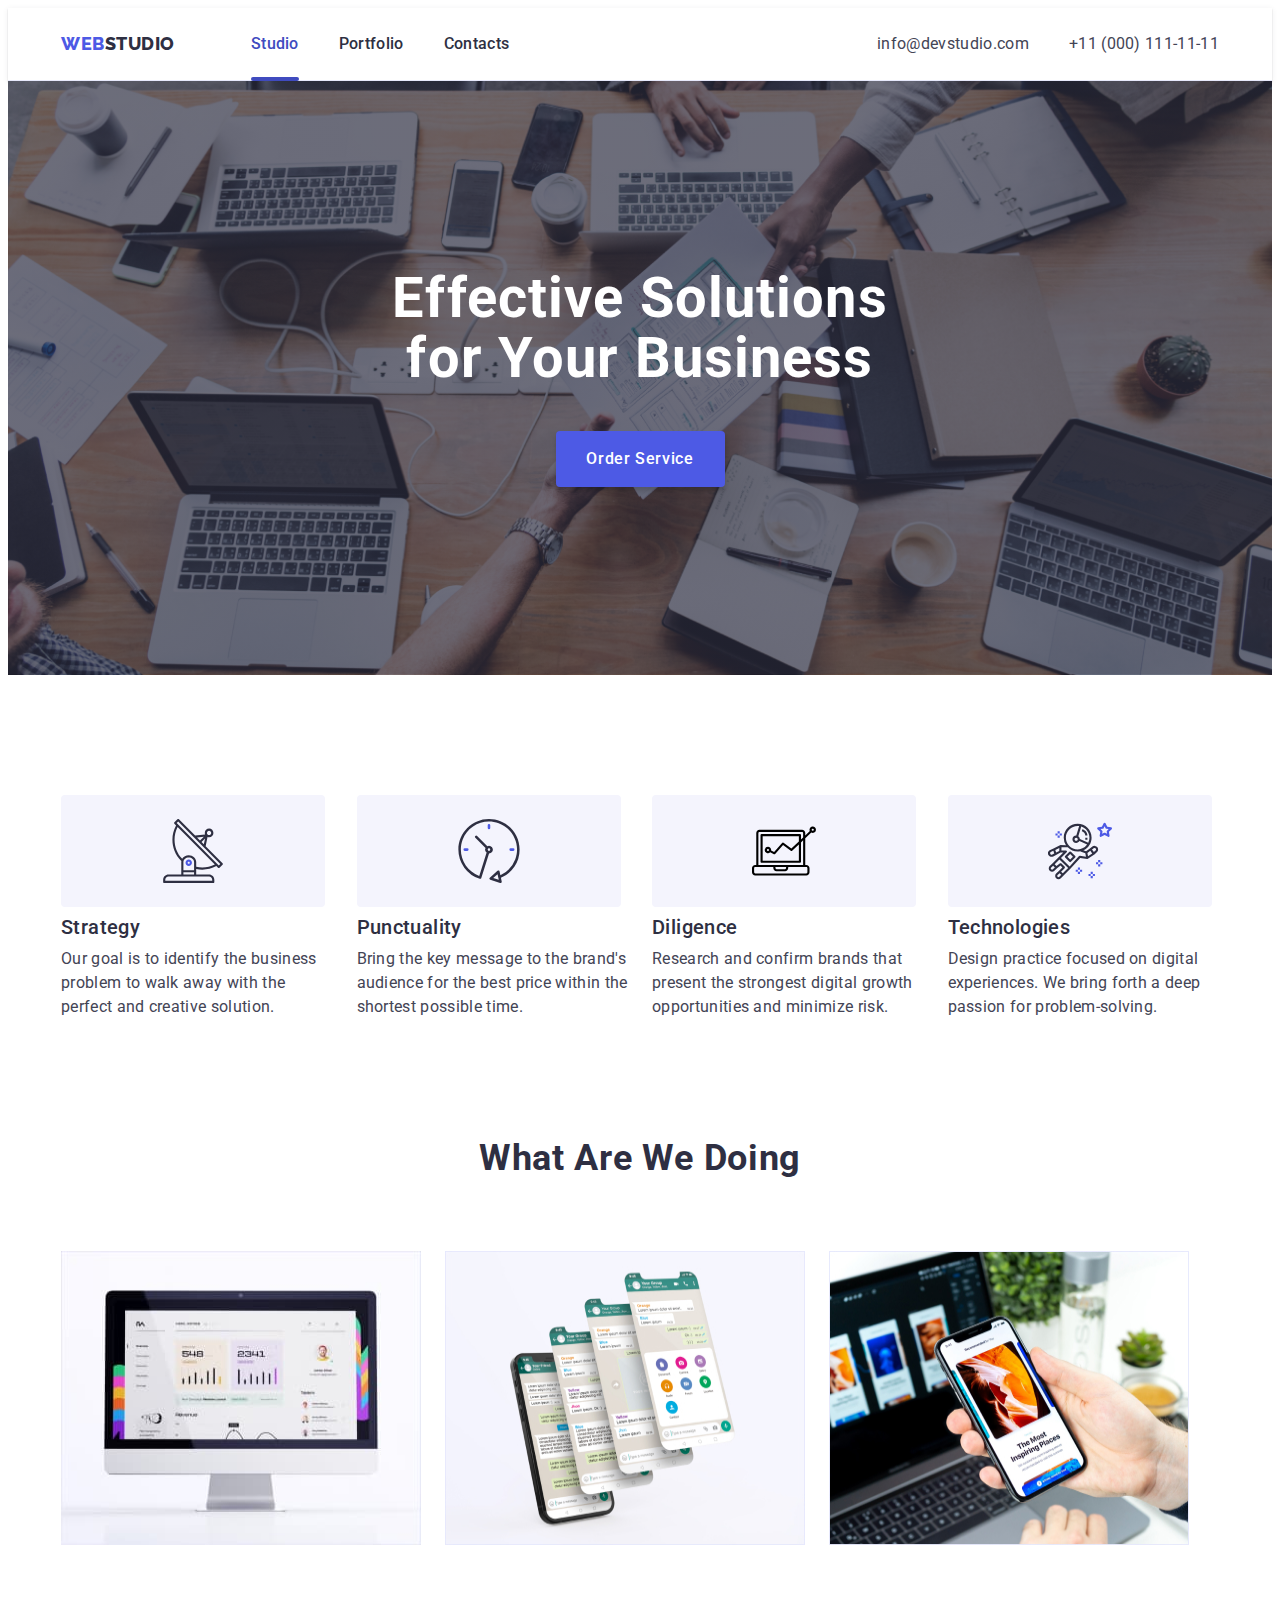
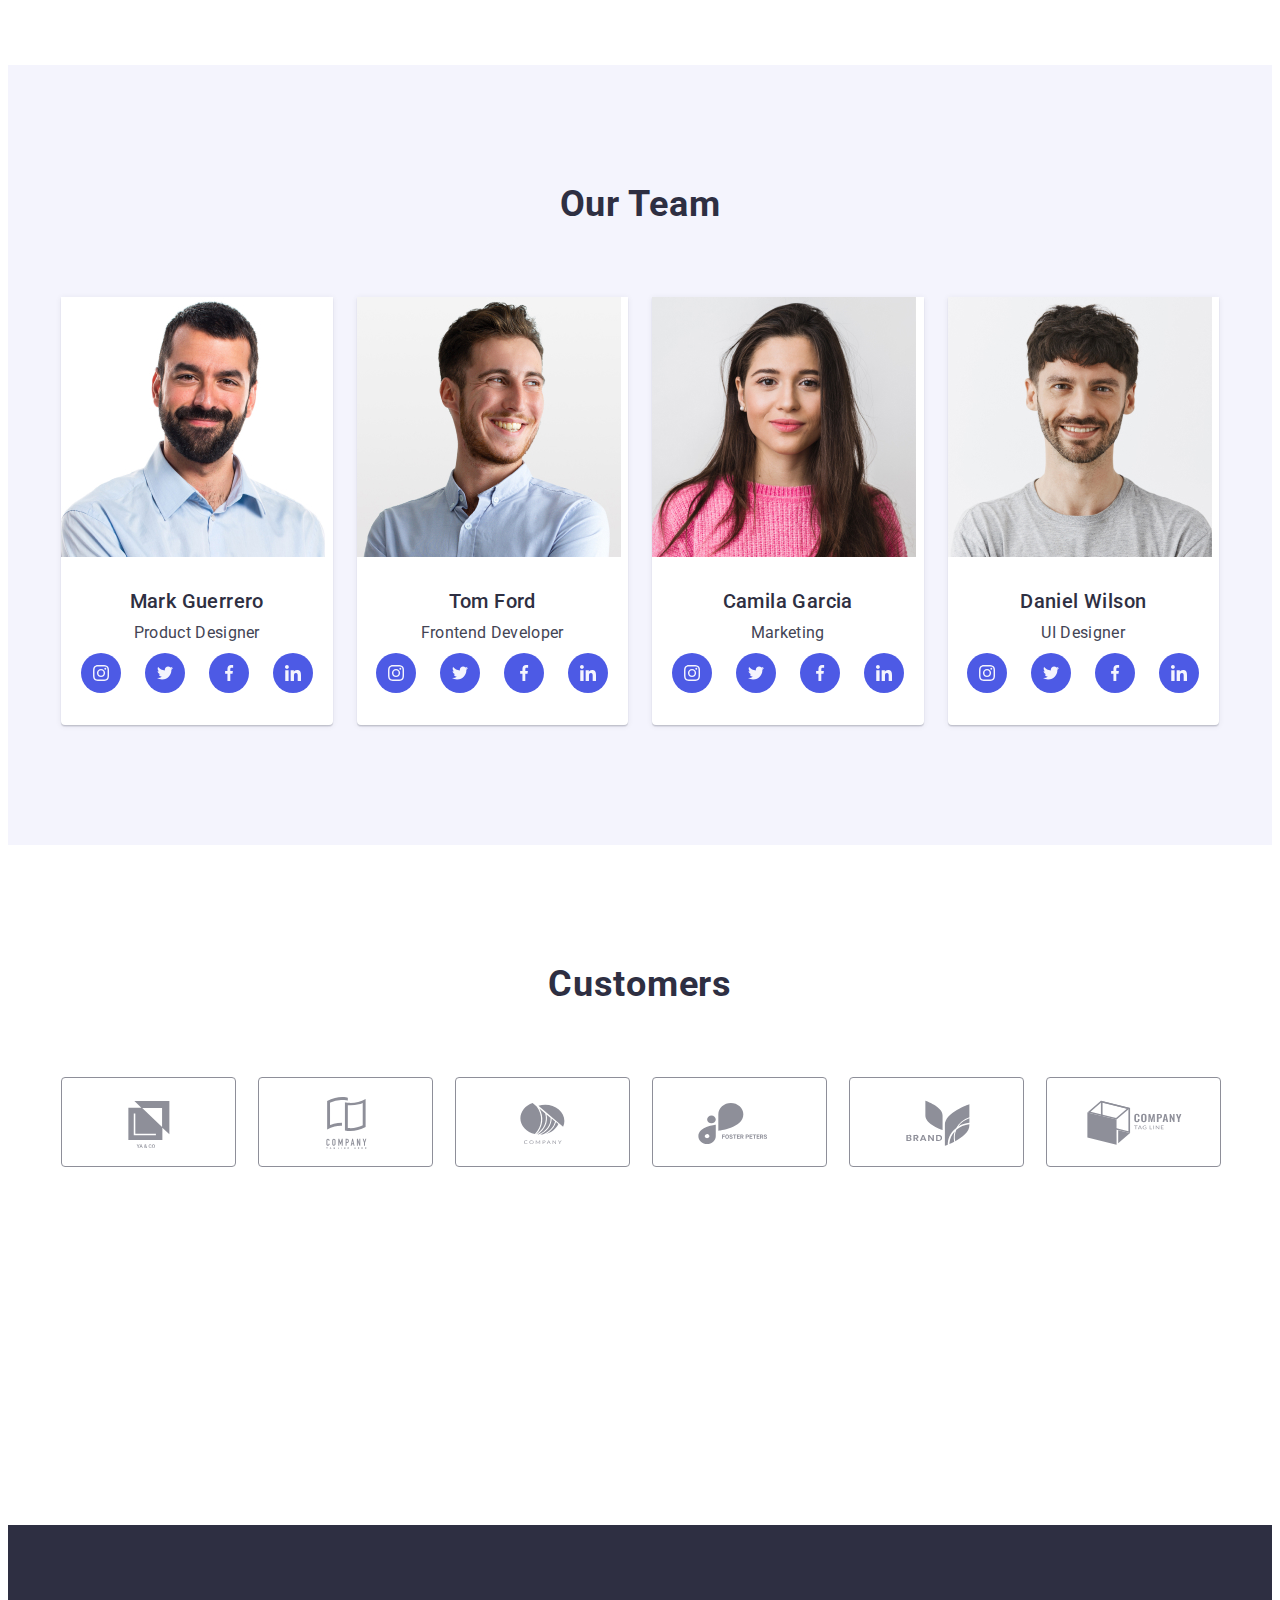
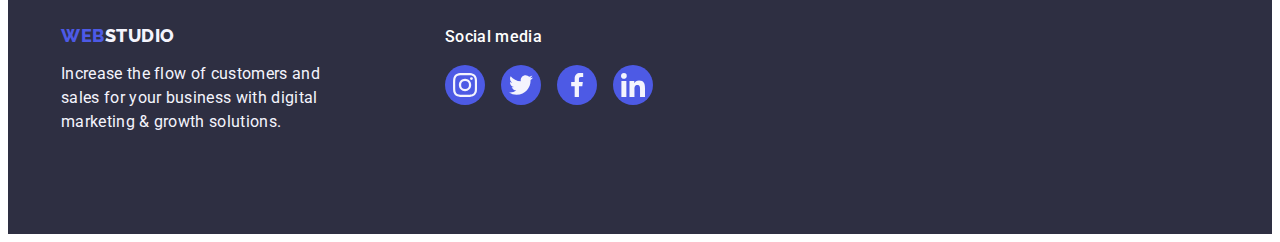
<file: index.html>
<!DOCTYPE html>
<html lang="en">
  <head>
    <meta charset="UTF-8" />
    <meta http-equiv="X-UA-Compatible" content="IE=edge" />
    <meta name="viewport" content="width=device-width, initial-scale=1.0" />
    <title>Studio</title>
    <link rel="preconnect" href="https://fonts.googleapis.com" />
    <link rel="preconnect" href="https://fonts.gstatic.com" crossorigin />
    <link
      href="https://fonts.googleapis.com/css2?family=Raleway:wght@800&family=Roboto:wght@400;500;700;900&display=swap"
      rel="stylesheet"
    />
    <link
      rel="stylesheet"
      href="https://cdnjs.cloudflare.com/ajax/libs/modern-normalize/2.0.0/modern-normalize.min.css"
      integrity="sha512-4xo8blKMVCiXpTaLzQSLSw3KFOVPWhm/TRtuPVc4WG6kUgjH6J03IBuG7JZPkcWMxJ5huwaBpOpnwYElP/m6wg=="
      crossorigin="anonymous"
      referrerpolicy="no-referrer"
    />
    <link rel="stylesheet" href="./css/styles.css" />
  </head>
  <body>
    <header class="header">
      <div class="header-container container">
        <nav class="header-nav">
          <a href="./index.html" class="header-logo logo link"
            >Web<span class="logo-span">Studio</span>
          </a>
          <ul class="header-menu list">
            <li class="header-item">
              <a href="./index.html" class="header-link link opened-page"
                >Studio</a
              >
            </li>
            <li class="header-item">
              <a href="./portfolio.html" class="header-link link">Portfolio</a>
            </li>
            <li class="header-item">
              <a href="" class="header-link link">Contacts</a>
            </li>
          </ul>
        </nav>
        <address class="header-address">
          <ul class="header-list list">
            <li class="header-list-item">
              <a href="mailto:info@devstudio.com" class="header-list-link link"
                >info@devstudio.com</a
              >
            </li>
            <li class="header-list-item">
              <a href="tel:+110001111111" class="header-list-link link"
                >+11 (000) 111-11-11</a
              >
            </li>
          </ul>
        </address>
      </div>
    </header>
    <main>
      <section class="hero">
        <div class="container">
          <h1 class="hero-title">Effective Solutions for Your Business</h1>
          <button type="button" class="hero-button" data-modal-open>
            Order Service
          </button>
        </div>
      </section>
      <section class="adventures">
        <div class="container">
          <h2 class="adventures-title visually-hidden">OUR ADVANTAGES</h2>
          <ul class="adventures-list list">
            <li class="adventures-item">
              <div class="adventures-img-bg">
                <svg class="adventures-img-icon" width="64" height="64">
                  <use href="./images/icons.svg#icon-strategy"></use>
                </svg>
              </div>
              <h3 class="adventures-subtitle section-subtitle">Strategy</h3>
              <p class="adventures-text section-text">
                Our goal is to identify the business problem to walk away with
                the perfect and creative solution.
              </p>
            </li>
            <li class="adventures-item">
              <div class="adventures-img-bg">
                <svg class="adventures-img-icon" width="64" height="64">
                  <use href="./images/icons.svg#icon-punctuality"></use>
                </svg>
              </div>
              <h3 class="adventures-subtitle section-subtitle">Punctuality</h3>
              <p class="adventures-text section-text">
                Bring the key message to the brand's audience for the best price
                within the shortest possible time.
              </p>
            </li>
            <li class="adventures-item">
              <div class="adventures-img-bg">
                <svg class="adventures-img-icon" width="64" height="64">
                  <use href="./images/icons.svg#icon-diligence"></use>
                </svg>
              </div>
              <h3 class="adventures-subtitle section-subtitle">Diligence</h3>
              <p class="adventures-text section-text">
                Research and confirm brands that present the strongest digital
                growth opportunities and minimize risk.
              </p>
            </li>
            <li class="adventures-item">
              <div class="adventures-img-bg">
                <svg class="adventures-img-icon" width="64" height="64">
                  <use href="./images/icons.svg#icon-technologies"></use>
                </svg>
              </div>
              <h3 class="adventures-subtitle section-subtitle">Technologies</h3>
              <p class="adventures-text section-text">
                Design practice focused on digital experiences. We bring forth a
                deep passion for problem-solving.
              </p>
            </li>
          </ul>
        </div>
      </section>
      <section class="work">
        <div class="work-container container">
          <h2 class="work-title section-title">What are we doing</h2>
          <ul class="work-list list">
            <li class="work-item">
              <img
                class="work-img"
                src="./images/computer.jpg"
                width="360"
                height="294"
                alt="Написання коду"
              />
            </li>
            <li class="work-item">
              <img
                class="work-img"
                src="./images/design.jpg"
                width="360"
                height="294"
                alt="Веб-дизайн"
              />
            </li>
            <li class="work-item">
              <img
                class="work-img"
                src="./images/smartphone.jpg"
                width="360"
                height="294"
                alt="Підбір кольорів"
              />
            </li>
          </ul>
        </div>
      </section>
      <section class="team">
        <div class="team-container container">
          <h2 class="team-title section-title">Our Team</h2>
          <ul class="team-list list">
            <li class="team-item">
              <img
                class="team-img"
                src="./images/Guerrero.jpg"
                width="264"
                height="260"
                alt="Mark Guerrero"
              />
              <div class="name-person">
                <h3 class="team-subtitle section-subtitle">Mark Guerrero</h3>
                <p class="team-text section-text">Product Designer</p>
                <ul class="icons-list list">
                  <li class="icons-items">
                    <a href="" class="icons-bg">
                      <svg class="icons-items-icon" width="16" height="16">
                        <use href="./images/icons.svg#icon-inst1"></use>
                      </svg>
                    </a>
                  </li>
                  <li class="icons-items">
                    <a href="" class="icons-bg">
                      <svg class="icons-items-icon" width="16" height="16">
                        <use href="./images/icons.svg#icon-twitter1"></use>
                      </svg>
                    </a>
                  </li>
                  <li class="icons-items">
                    <a href="" class="icons-bg">
                      <svg class="icons-items-icon" width="16" height="16">
                        <use href="./images/icons.svg#icon-facebook1"></use>
                      </svg>
                    </a>
                  </li>
                  <li class="icons-items">
                    <a href="" class="icons-bg">
                      <svg class="icons-items-icon" width="16" height="16">
                        <use href="./images/icons.svg#icon-linkedin1"></use>
                      </svg>
                    </a>
                  </li>
                </ul>
              </div>
            </li>
            <li class="team-item">
              <img
                class="team-img"
                src="./images/Ford.jpg"
                width="264"
                height="260"
                alt="Tom Ford"
              />
              <div class="name-person">
                <h3 class="team-subtitle section-subtitle">Tom Ford</h3>
                <p class="team-text section-text">Frontend Developer</p>

                <ul class="icons-list list">
                  <li class="icons-items">
                    <a href="" class="icons-bg">
                      <svg class="icons-items-icon" width="16" height="16">
                        <use href="./images/icons.svg#icon-inst1"></use>
                      </svg>
                    </a>
                  </li>
                  <li class="icons-items">
                    <a href="" class="icons-bg">
                      <svg class="icons-items-icon" width="16" height="16">
                        <use href="./images/icons.svg#icon-twitter1"></use>
                      </svg>
                    </a>
                  </li>
                  <li class="icons-items">
                    <a href="" class="icons-bg">
                      <svg class="icons-items-icon" width="16" height="16">
                        <use href="./images/icons.svg#icon-facebook1"></use>
                      </svg>
                    </a>
                  </li>
                  <li class="icons-items">
                    <a href="" class="icons-bg">
                      <svg class="icons-items-icon" width="16" height="16">
                        <use href="./images/icons.svg#icon-linkedin1"></use>
                      </svg>
                    </a>
                  </li>
                </ul>
              </div>
            </li>
            <li class="team-item">
              <img
                class="team-img"
                src="./images/Garcia.jpg"
                width="264"
                height="260"
                alt="Camila Garcia"
              />
              <div class="name-person">
                <h3 class="team-subtitle section-subtitle">Camila Garcia</h3>
                <p class="team-text section-text">Marketing</p>

                <ul class="icons-list list">
                  <li class="icons-items">
                    <a href="" class="icons-bg">
                      <svg class="icons-items-icon" width="16" height="16">
                        <use href="./images/icons.svg#icon-inst1"></use>
                      </svg>
                    </a>
                  </li>
                  <li class="icons-items">
                    <a href="" class="icons-bg">
                      <svg class="icons-items-icon" width="16" height="16">
                        <use href="./images/icons.svg#icon-twitter1"></use>
                      </svg>
                    </a>
                  </li>
                  <li class="icons-items">
                    <a href="" class="icons-bg">
                      <svg class="icons-items-icon" width="16" height="16">
                        <use href="./images/icons.svg#icon-facebook1"></use>
                      </svg>
                    </a>
                  </li>
                  <li class="icons-items">
                    <a href="" class="icons-bg">
                      <svg class="icons-items-icon" width="16" height="16">
                        <use href="./images/icons.svg#icon-linkedin1"></use>
                      </svg>
                    </a>
                  </li>
                </ul>
              </div>
            </li>
            <li class="team-item">
              <img
                class="team-img"
                src="./images/Wilson.jpg"
                width="264"
                height="260"
                alt="Daniel Wilson"
              />
              <div class="name-person">
                <h3 class="team-subtitle section-subtitle">Daniel Wilson</h3>
                <p class="team-text section-text">UI Designer</p>
                <ul class="icons-list list">
                  <li class="icons-items">
                    <a href="" class="icons-bg">
                      <svg class="icons-items-icon" width="16" height="16">
                        <use href="./images/icons.svg#icon-inst1"></use>
                      </svg>
                    </a>
                  </li>
                  <li class="icons-items">
                    <a href="" class="icons-bg">
                      <svg class="icons-items-icon" width="16" height="16">
                        <use href="./images/icons.svg#icon-twitter1"></use>
                      </svg>
                    </a>
                  </li>
                  <li class="icons-items">
                    <a href="" class="icons-bg">
                      <svg class="icons-items-icon" width="16" height="16">
                        <use href="./images/icons.svg#icon-facebook1"></use>
                      </svg>
                    </a>
                  </li>
                  <li class="icons-items">
                    <a href="" class="icons-bg">
                      <svg class="icons-items-icon" width="16" height="16">
                        <use href="./images/icons.svg#icon-linkedin1"></use>
                      </svg>
                    </a>
                  </li>
                </ul>
              </div>
            </li>
          </ul>
        </div>
      </section>
      <section class="customers">
        <div class="customers-wrap container">
          <h2 class="customers-title section-title">Customers</h2>
          <ul class="customers-list list">
            <li class="customers-item">
              <a href="" class="customers-link">
                <svg class="customers-item-icon" width="104" height="56">
                  <use href="./images/icons.svg#icon-company"></use>
                </svg>
              </a>
            </li>
            <li class="customers-item">
              <a href="" class="customers-link">
                <svg class="customers-item-icon"  width="104" height="56">
                  <use href="./images/icons.svg#icon-company2"></use>
                </svg>
              </a>
            </li>
            <li class="customers-item">
              <a href="" class="customers-link">
                <svg class="customers-item-icon"  width="104" height="56">
                  <use href="./images/icons.svg#icon-company3"></use>
                </svg>
              </a>
            </li>
            <li class="customers-item">
              <a href="" class="customers-link">
                <svg class="customers-item-icon"  width="104" height="56">
                  <use href="./images/icons.svg#icon-foster"></use>
                </svg>
              </a>
            </li>
            <li class="customers-item">
              <a href="" class="customers-link">
                <svg class="customers-item-icon"  width="104" height="56">
                  <use href="./images/icons.svg#icon-brand"></use>
                </svg>
              </a>
            </li>
            <li class="customers-item">
              <a href="" class="customers-link">
                <svg class="customers-item-icon"  width="104" height="56">
                  <use href="./images/icons.svg#icon-company4"></use>
                </svg>
              </a>
            </li>
          </ul>
        </div>
      </section>
    </main>
    <footer class="footer">
      <div class="footer-wrap container">
        <div class="footer-container">
          <a href="./index.html" class="footer-logo logo link"
            >Web<span class="footer-logo-span">Studio</span>
          </a>
          <p class="footer-text">
            Increase the flow of customers and sales for your business with
            digital marketing & growth solutions.
          </p>
        </div>
        <div class="social">
          <p class="social-title">Social media</p>
          <ul class="social-list list">
            <li class="social-items">
              <a href="" class="icons-link">
                <svg class="icons-items-icon" width="24" height="24">
                  <use href="./images/icons.svg#icon-inst1"></use>
                </svg>
              </a>
            </li>
            <li class="social-items">
              <a href="" class="icons-link">
                <svg class="icons-items-icon" width="24" height="24">
                  <use href="./images/icons.svg#icon-twitter1"></use>
                </svg>
              </a>
            </li>
            <li class="social-items">
              <a href="" class="icons-link">
                <svg class="icons-items-icon" width="24" height="24">
                  <use href="./images/icons.svg#icon-facebook1"></use>
                </svg>
              </a>
            </li>
            <li class="social-items">
              <a href="" class="icons-link">
                <svg class="icons-items-icon" width="24" height="24">
                  <use href="./images/icons.svg#icon-linkedin1"></use>
                </svg>
              </a>
            </li>
          </ul>
        </div>
      </div>
    </footer>
    <div data-modal class="modal-wrap is-hidden">
      <div class="modal-content">
        <button type="button" data-modal-close class="modal-closed-btn">
          <svg class="closed-btn" width="8" height="8">
            <use href="./images/icons.svg#icon-close-black-1"></use>
          </svg>
        </button>
      </div>
    </div>
    <script src="./js/modal.js"></script>
  </body>
</html>
</file>
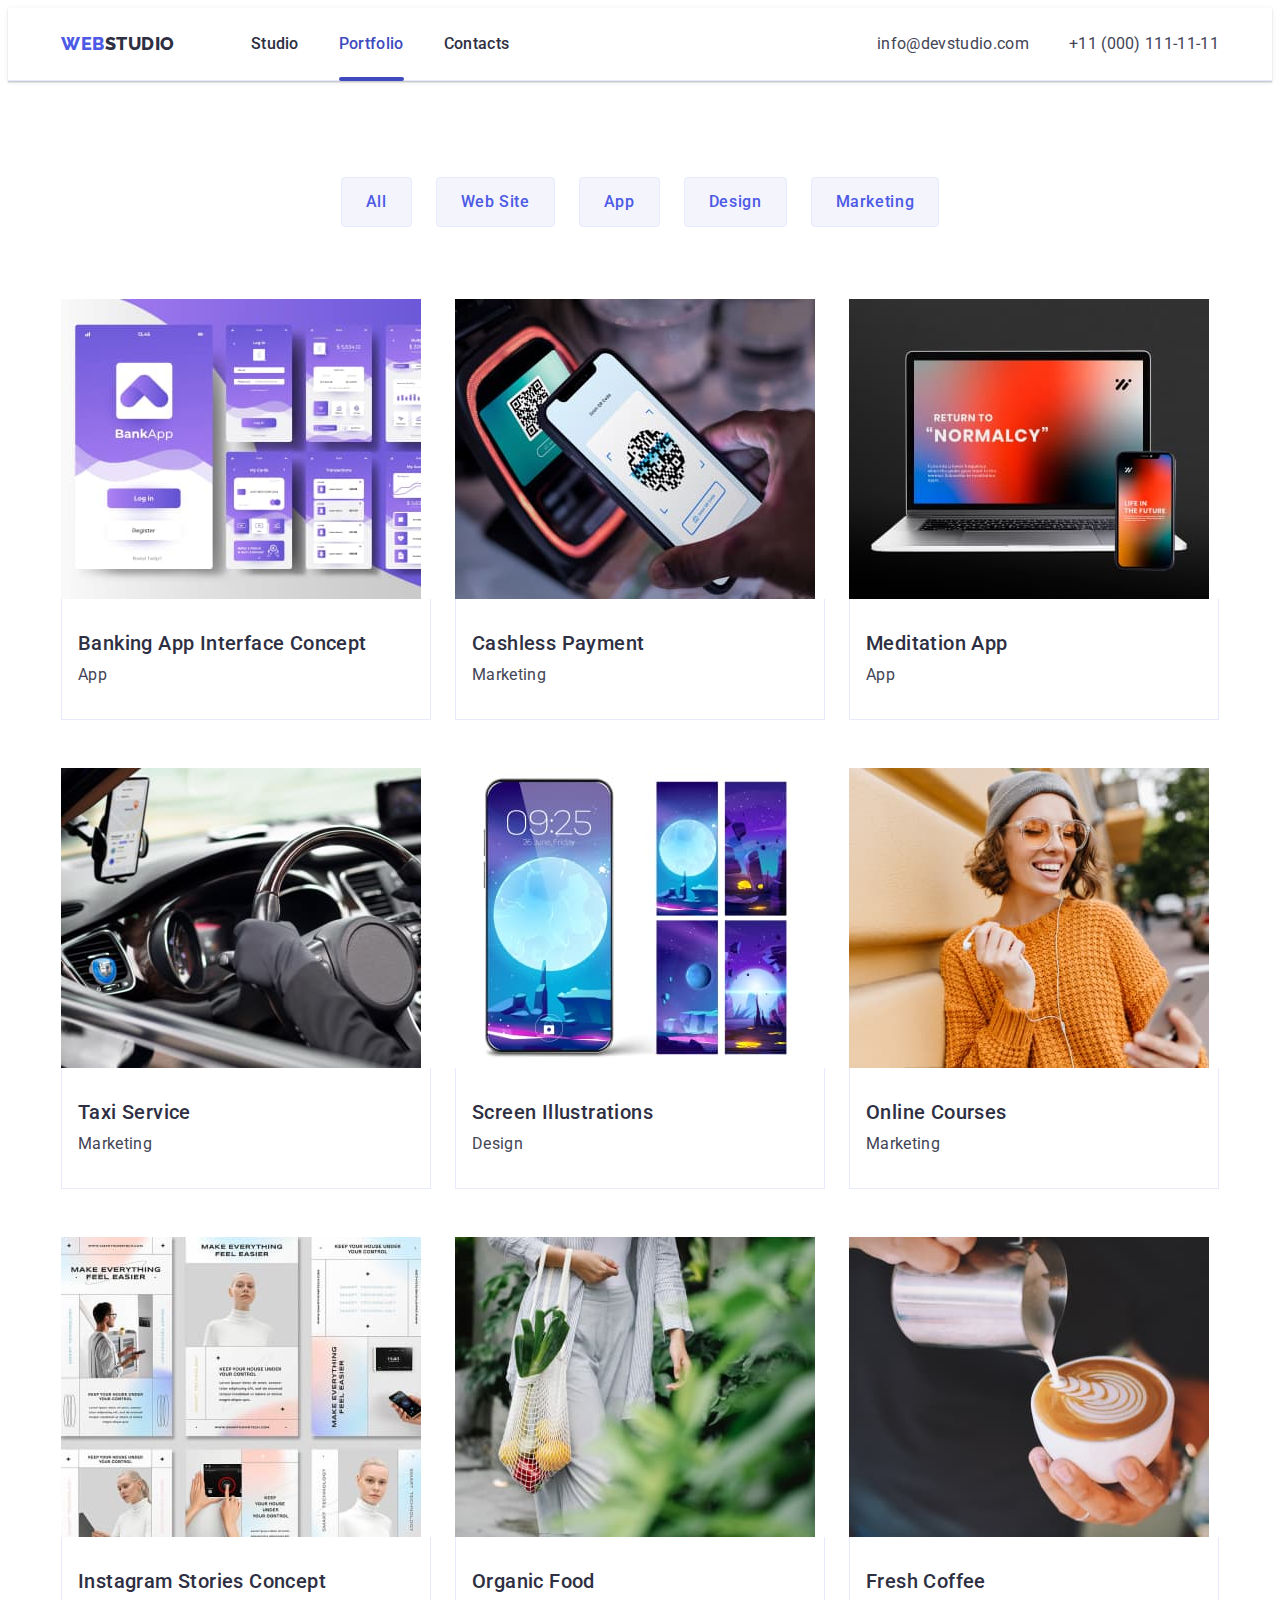
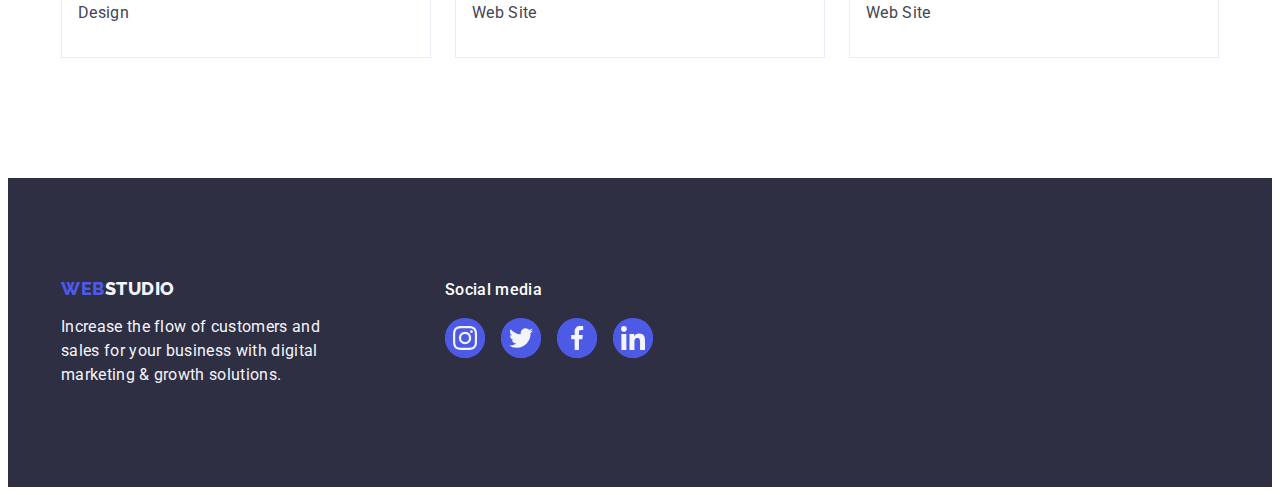
<file: portfolio.html>
<!DOCTYPE html>
<html lang="en">
  <head>
    <meta charset="UTF-8" />
    <meta http-equiv="X-UA-Compatible" content="IE=edge" />
    <meta name="viewport" content="width=device-width, initial-scale=1.0" />
    <title>Portfolio</title>
    <link rel="preconnect" href="https://fonts.googleapis.com" />
    <link rel="preconnect" href="https://fonts.gstatic.com" crossorigin />
    <link
      href="https://fonts.googleapis.com/css2?family=Raleway:wght@800&family=Roboto:wght@400;500;700;900&display=swap"
      rel="stylesheet"
    />
    <link
      rel="stylesheet"
      href="https://cdnjs.cloudflare.com/ajax/libs/modern-normalize/2.0.0/modern-normalize.min.css"
      integrity="sha512-4xo8blKMVCiXpTaLzQSLSw3KFOVPWhm/TRtuPVc4WG6kUgjH6J03IBuG7JZPkcWMxJ5huwaBpOpnwYElP/m6wg=="
      crossorigin="anonymous"
      referrerpolicy="no-referrer"
    />
    <link rel="stylesheet" href="./css/styles.css" />
  </head>
  <body>
    <header class="header">
      <div class="header-container container">
        <nav class="header-nav">
          <a href="./index.html" class="header-logo logo link"
            >Web<span class="logo-span">Studio</span>
          </a>
          <ul class="header-menu list">
            <li class="header-item">
              <a href="./index.html" class="header-link link">Studio</a>
            </li>
            <li class="header-item">
              <a href="./portfolio.html" class="header-link opened-page link">Portfolio</a>
            </li>
            <li class="header-item">
              <a href="" class="header-link link">Contacts</a>
            </li>
          </ul>
        </nav>
        <address class="header-address">
          <ul class="header-list list">
            <li class="header-list-item">
              <a href="mailto:info@devstudio.com" class="header-list-link link"
                >info@devstudio.com</a
              >
            </li>
            <li class="header-list-item">
              <a href="tel:+110001111111" class="header-list-link link"
                >+11 (000) 111-11-11</a
              >
            </li>
          </ul>
        </address>
      </div>
    </header>
    <main>
      <section class="porfolio">
        <div class="porfolio-container container">
          <h1 class="visually-hidden">Our portfolio</h1>
          <ul class="porfolio-menu list">
            <li class="porfolio-item">
              <button type="button" class="porfolio-button">All</button>
            </li>
            <li class="porfolio-item">
              <button type="button" class="porfolio-button">Web Site</button>
            </li>
            <li class="porfolio-item">
              <button type="button" class="porfolio-button">App</button>
            </li>
            <li class="porfolio-item">
              <button type="button" class="porfolio-button">Design</button>
            </li>
            <li class="porfolio-item">
              <button type="button" class="porfolio-button">Marketing</button>
            </li>
          </ul>

          <ul class="porfolio-list list">
            <li class="porfolio-list-item">
              <a class="porfolio-list-link link" href="">
                <img
                  width="360"
                  height="300"
                  class="porfolio-list-img"
                  src="./images/banking.jpg"
                  alt="Banking App Interface Concept"
                />

                <div class="type-wrap">
                  <h2 class="porfolio-list-subtitle section-subtitle">
                    Banking App Interface Concept
                  </h2>
                  <p class="porfolio-list-text section-text">App</p>
                </div>
              </a>
            </li>
            <li class="porfolio-list-item">
              <a class="porfolio-list-link link" href="">
                <img
                  width="360"
                  height="300"
                  class="porfolio-list-img"
                  src="./images/cashless.jpg"
                  alt="Cashless Payment"
                />

                <div class="type-wrap">
                  <h2 class="porfolio-list-subtitle section-subtitle">
                    Cashless Payment
                  </h2>
                  <p class="porfolio-list-text section-text">Marketing</p>
                </div>
              </a>
            </li>
            <li class="porfolio-list-item">
              <a class="porfolio-list-link link" href="">
                <img
                  width="360"
                  height="300"
                  class="porfolio-list-img"
                  src="./images/meditation.jpg"
                  alt="Meditation App"
                />
                <div class="type-wrap">
                  <h2 class="porfolio-list-subtitle section-subtitle">
                    Meditation App
                  </h2>
                  <p class="porfolio-list-text section-text">App</p>
                </div>
              </a>
            </li>
            <li class="porfolio-list-item">
              <a class="porfolio-list-link link" href="">
                <img
                  width="360"
                  height="300"
                  class="porfolio-list-img"
                  src="./images/taxi.jpg"
                  alt="Taxi Service"
                />
                <div class="type-wrap">
                  <h2 class="porfolio-list-subtitle section-subtitle">
                    Taxi Service
                  </h2>
                  <p class="porfolio-list-text section-text">Marketing</p>
                </div>
              </a>
            </li>
            <li class="porfolio-list-item">
              <a class="porfolio-list-link link" href="">
                <img
                  width="360"
                  height="300"
                  class="porfolio-list-img"
                  src="./images/screen.jpg"
                  alt="Screen Illustrations"
                />
                <div class="type-wrap">
                  <h2 class="porfolio-list-subtitle section-subtitle">
                    Screen Illustrations
                  </h2>
                  <p class="porfolio-list-text section-text">Design</p>
                </div>
              </a>
            </li>
            <li class="porfolio-list-item">
              <a class="porfolio-list-link link" href="">
                <img
                  width="360"
                  height="300"
                  class="porfolio-list-img"
                  src="./images/online.jpg"
                  alt="Online Courses"
                />
                <div class="type-wrap">
                  <h2 class="porfolio-list-subtitle section-subtitle">
                    Online Courses
                  </h2>
                  <p class="porfolio-list-text section-text">Marketing</p>
                </div>
              </a>
            </li>
            <li class="porfolio-list-item">
              <a class="porfolio-list-link link" href="">
                <img
                  width="360"
                  height="300"
                  class="porfolio-list-img"
                  src="./images/instagram.jpg"
                  alt="Instagram Stories Concept"
                />
                <div class="type-wrap">
                  <h2 class="porfolio-list-subtitle section-subtitle">
                    Instagram Stories Concept
                  </h2>
                  <p class="porfolio-list-text section-text">Design</p>
                </div>
              </a>
            </li>
            <li class="porfolio-list-item">
              <a class="porfolio-list-link link" href="">
                <img
                  width="360"
                  height="300"
                  class="porfolio-list-img"
                  src="./images/organic.jpg"
                  alt="Organic Food"
                />
                <div class="type-wrap">
                  <h2 class="porfolio-list-subtitle section-subtitle">
                    Organic Food
                  </h2>
                  <p class="porfolio-list-text section-text">Web Site</p>
                </div>
              </a>
            </li>
            <li class="porfolio-list-item">
              <a class="porfolio-list-link link" href="">
                <img
                  width="360"
                  height="300"
                  class="porfolio-list-img"
                  src="./images/fresh.jpg"
                  alt="Fresh Coffee"
                />

                <div class="type-wrap">
                  <h2 class="porfolio-list-subtitle section-subtitle">
                    Fresh Coffee
                  </h2>
                  <p class="porfolio-list-text section-text">Web Site</p>
                </div>
              </a>
            </li>
          </ul>
        </div>
      </section>
    </main>
    <footer class="footer">
      <div class="footer-wrap container">
        <div class="footer-container ">
          <a href="./index.html" class="footer-logo logo link"
            >Web<span class="footer-logo-span">Studio</span>
          </a>
          <p class="footer-text">
            Increase the flow of customers and sales for your business with
            digital marketing & growth solutions.
          </p>
        </div>
        <div class="social">
          <p class="social-title">Social media</p>
          <ul class="social-list list">
            <li class="social-items">
              <a href="" class="icons-link">
              <div class="icons-bg footer-bg-icons">
                                  <svg class="icons-items-icon" width="24" height="24">
                    <use href="./images/soc-icons.svg#icon-inst1"></use>
                  </svg>
                </div>
                </a>
                          </li>
            <li class="social-items">
              
                <a href="" class="icons-link">
                  <div class="icons-bg footer-bg-icons">
                <svg class="icons-items-icon" width="24" height="24">
                  <use href="./images/soc-icons.svg#icon-twitter1"></use>
                </svg>
              
              </div>
            </a>
            </li>
            <li class="social-items">
             
                <a href="" class="icons-link">
                   <div class="icons-bg footer-bg-icons">
                <svg class="icons-items-icon" width="24" height="24">
                  <use href="./images/soc-icons.svg#icon-facebook1"></use>
                </svg>
              
              </div>
            </a>
            </li>
            <li class="social-items">
              
                <a href="" class="icons-link">
                  <div class="icons-bg footer-bg-icons">
                <svg class="icons-items-icon" width="24" height="24">
                  <use href="./images/soc-icons.svg#icon-linkedin1"></use>
                </svg>
                
              </div>
            </a>
            </li>
          </ul>
        </div>
      </div class="footer-wrap"v>
    </footer>
  </body>
</html>
</file>
<file: css/styles.css>
:root {
  --text-color: #434455;
  --dark-color: #2e2f42;
  --white-color: #ffffff;
  --primary-brand-color: #4d5ae5;
  --light-color: #f4f4fd;
  --pressed-state-color: #404bbf;
  --accent-color: #e7e9fc;
  --succes-color: #31d0aa;
}

body {
  font-family: "Roboto", sans-serif;
  color: var(--text-color);
  background-color: var(--white-color);
}
ul {
  margin: 0;
  padding-left: 0;
}
h1,
h2,
h3,
p {
  margin-top: 0;
  margin-bottom: 0;
}
img {
  display: block;
}
.container {
  width: 1158px;
  margin: 0 auto;
  padding: 0 15px;
}
.link {
  text-decoration: none;
}

.list {
  list-style-type: none;
}

.section-title {
  font-weight: 700;
  font-size: 36px;
  line-height: 1.11;
  letter-spacing: 0.02em;
  text-transform: capitalize;
  color: var(--dark-color);
  text-align: center;
}
.section-subtitle {
  font-weight: 500;
  font-size: 20px;
  line-height: 1.2;
  letter-spacing: 0.02em;
  color: var(--dark-color);
}
.section-text {
  font-size: 16px;
  line-height: 1.5;
  letter-spacing: 0.02em;
}
.logo {
  color: var(--primary-brand-color);
  font-family: "Raleway", sans-serif;
  font-weight: 800;
  font-size: 18px;
  line-height: 1.17;
  letter-spacing: 0.03em;
  text-transform: uppercase;
}

.logo-span {
  color: var(--dark-color);
}
.footer-logo-span {
  color: var(--light-color);
}
.header {
  border-bottom: 1px solid #e7e9fc;
  box-shadow: 0px 2px 1px rgba(46, 47, 66, 0.08),
    0px 1px 1px rgba(46, 47, 66, 0.16), 0px 1px 6px rgba(46, 47, 66, 0.08);
}
.header-container {
  border-bottom: var(--accent-color);
  display: flex;
  align-items: center;
}
.header-nav {
  display: flex;
  align-items: center;
  margin-right: auto;
}
.header-logo {
  margin-right: 76px;
}
.header-link {
  display: block;
  font-weight: 500;
  font-size: 16px;
  line-height: 1.5;
  letter-spacing: 0.02em;
  color: var(--dark-color);
  padding: 24px 0;
  transition: color 250ms cubic-bezier(0.4, 0, 0.2, 1);
}
.opened-page {
  position: relative;
  color: var(--pressed-state-color);
}
.opened-page::after {
  content: "";
  position: absolute;
  left: 0;
  width: 100%;
  height: 4px;
  border-radius: 2px;
  background-color: var(--pressed-state-color);
  bottom: -1px;
}
.header-menu {
  display: flex;
  gap: 40px;
}

.header-item {
}

.header-link:hover,
.header-link:focus {
  color: var(--pressed-state-color);
}

.header-address {
  font-style: normal;
}

.header-list {
  display: flex;
  gap: 40px;
  padding-left: 0;
}

.header-list-item {
  padding: 0;
}

.header-list-link {
  font-size: 16px;
  line-height: 1.5;
  letter-spacing: 0.02em;
  color: inherit;
  display: inline-block;
  transition: color 250ms cubic-bezier(0.4, 0, 0.2, 1);
}
.header-list-link:hover,
.header-list-link:focus {
  color: var(--pressed-state-color);
}
.hero {
  background-color: var(--dark-color);
  padding: 188px 0;
  background-image: linear-gradient(
      rgba(46, 47, 66, 0.7),
      rgba(46, 47, 66, 0.7)
    ),
    url(../images/people-bg.jpg);
  max-width: 1440px;
  background-repeat: no-repeat;
  background-position: center;
  background-size: cover;
  margin: 0 auto;
}
.hero-title {
  font-weight: 700;
  font-size: 56px;
  line-height: 1.07;
  letter-spacing: 0.02em;
  color: var(--white-color);
  text-align: center;
  max-width: 496px;
  margin-left: auto;
  margin-right: auto;
  margin-bottom: 42px;
}

.hero-button {
  font-weight: 500;
  font-size: 16px;
  line-height: 1.5;
  letter-spacing: 0.04em;
  background-color: var(--primary-brand-color);
  color: var(--white-color);
  border: none;
  font-family: inherit;
  cursor: pointer;
  box-shadow: 0px 4px 4px rgba(0, 0, 0, 0.15);
  border-radius: 4px;
  min-width: 169px;
  height: 56px;
  display: block;
  margin-left: auto;
  margin-right: auto;
  transition: background-color 250ms cubic-bezier(0.4, 0, 0.2, 1);
}
.hero-button:hover,
.hero-button:focus {
  background-color: var(--pressed-state-color);
}

.adventures {
  padding: 120px 0;
}

.visually-hidden {
  position: absolute;
  width: 1px;
  height: 1px;
  margin: -1px;
  border: 0;
  padding: 0;
  white-space: nowrap;
  clip-path: inset(100%);
  clip: rect(0 0 0 0);
  overflow: hidden;
}

.adventures-list {
  display: flex;
  gap: 24px;
}

.adventures-item {
  flex-basis: calc((100% - 3 * 24px) / 4);
}
.adventures-img-bg {
  display: flex;
  width: 264px;
  height: 112px;
  left: 0px;
  top: 0px;
  background: var(--light-color);
  border-radius: 4px;
  align-items: center;
  justify-content: center;
  margin-bottom: 8px;
}
.adventures-subtitle {
  margin-bottom: 8px;
}

.adventures-text {
}

.work {
  padding-bottom: 120px;
}
.work-title {
  margin-bottom: 72px;
}
.work-list {
  display: flex;
  gap: 24px;
  margin-left: auto;
  margin-right: auto;
}
.work-item {
}
.work-img {
}
.team-container {
}
.team {
  padding: 120px 0;
}
.team-title {
  margin-bottom: 72px;
}
.section-title {
}
.team {
  background-color: var(--light-color);
}
.team-list {
  display: flex;
  gap: 24px;
}

.team-item {
  background-color: var(--white-color);
  flex-basis: calc((100% - 3 * 24px) / 4);
  border-radius: 0px 0px 4px 4px;
  box-shadow: 0px 1px 6px rgba(46, 47, 66, 0.08),
    0px 1px 1px rgba(46, 47, 66, 0.16), 0px 2px 1px rgba(46, 47, 66, 0.08);
}

.team-img {
}
.name-person {
  padding: 32px 0;
}

.icons-list {
  display: flex;
  gap: 24px;
  width: 232px;
  margin-left: auto;
  margin-right: auto;
  justify-content: center;
}

.icons-items {
  flex-basis: calc((100% - 3 * 24px) / 4);
  width: 40px;
  height: 40px;
}
.icons-items-icon {
  fill: var(--light-color);
}

.icons-bg {
  display: flex;
  align-items: center;
  justify-content: center;
  width: 100%;
  height: 100%;
  border-radius: 50%;
  background-color: var(--primary-brand-color);
  transition: background-color 250ms cubic-bezier(0.4, 0, 0.2, 1);
}

.icons-bg:hover {
  background-color: var(--pressed-state-color);
}
.icons-bg:focus {
  background-color: var(--pressed-state-color);
}
.team-subtitle {
  margin-bottom: 8px;
  text-align: center;
}
.team-text {
  text-align: center;
  margin-bottom: 8px;
}
.customers {
  min-height: 440px;
  padding: 120px 0;
}
.customers-title {
  text-align: center;
  margin-bottom: 72px;
}
.customers-list {
  display: flex;
  gap: 24px;
}
.customers-item {
  width: 168px;
  height: 88px;

  flex-basis: calc((100% - 5 * 24px) / 6);
}

.customers-link {
  display: flex;
  align-items: center;
  justify-content: center;
  color: #8e8f99;
  border: 1px solid #8e8f99;
  border-radius: 4px;
  transition: border-color 250ms cubic-bezier(0.4, 0, 0.2, 1), color 250ms cubic-bezier(0.4, 0, 0.2, 1); 
  width: 100%;
  height: 100%;
}
.customers-link:hover,
.customers-link:focus {
  color: var(--pressed-state-color);
  border: 1px solid var(--pressed-state-color);
}
.customers-item-icon {
  fill: currentColor;
}

.footer {
  background-color: var(--dark-color);
  padding: 100px 0;
}
.footer-wrap {
  display: flex;
  min-width: 208px;
  align-items: baseline;
}
.footer-container {
  padding: 0;
  min-width: 264px;
  margin-right: 120px;
}
.footer-logo {
  display: inline-block;
  margin-bottom: 16px;
}

.footer-text {
  font-size: 16px;
  line-height: 1.5;
  letter-spacing: 0.02em;
  color: var(--light-color);
  width: 264px;
}
.social {
}
.social-title {
  font-family: "Roboto";
  font-weight: 500;
  font-size: 16px;
  line-height: 1.5;
  color: var(--white-color);
  letter-spacing: 0.02em;
  margin-bottom: 16px;
}
.social-list {
  display: flex;
  gap: 16px;
}
.social-items {
  width: calc((100% - 16px) / 3);
  width: 40px;
  height: 40px;
}
.icons-link {
  display: flex;
  align-items: center;
  justify-content: center;
  width: 100%;
  height: 100%;
  border-radius: 50%;
  background-color: var(--primary-brand-color);
  transition: background-color 250ms cubic-bezier(0.4, 0, 0.2, 1);
}
.icons-link:hover {
  background-color: var(--succes-color);
}
.icons-link:focus  {
  background-color: var(--succes-color);
}
.modal-wrap {
  position: fixed;
  top: 0;
  left: 0;
  width: 100%;
  height: 100%;
  background-color: rgba(46, 47, 66, 0.4);
  transition: opacity 250ms cubic-bezier(0.4, 0, 0.2, 1),
    visibility 250ms cubic-bezier(0.4, 0, 0.2, 1);
}
.is-hidden {
  opacity: 0;
  visibility: hidden;
  pointer-events: none;
}
.modal-content {
  position: absolute;
  top: 50%;
  left: 50%;
  transform: translate(-50%, -50%) scale(1);
  width: 408px;
  min-height: 584px;
  background: #fcfcfc;
  box-shadow: 0px 1px 1px rgba(0, 0, 0, 0.14), 0px 1px 3px rgba(0, 0, 0, 0.12),
    0px 2px 1px rgba(0, 0, 0, 0.2);
    border-radius: 4px;
  transition: transform 250ms cubic-bezier(0.4, 0, 0.2, 1);
}
.modal-closed-btn {
  position: absolute;
  top: 24px;
  right: 24px;
  width: 24px;
  height: 24px;
  border-radius: 50%;
  display: flex;
  align-items: center;
  justify-content: center;
  background-color: var(--accent-color);
  border: 1px solid rgba(0, 0, 0, 0.1);
  padding: 0;
  cursor: pointer;
  transition: background-color 250ms cubic-bezier(0.4, 0, 0.2, 1),
    border 250ms cubic-bezier(0.4, 0, 0.2, 1);
}
.closed-btn {
  transition: fill 250ms cubic-bezier(0.4, 0, 0.2, 1);
}

.modal-closed-btn:hover,
.modal-closed-btn:focus {
  background-color: var(--pressed-state-color);
  border: none;
  fill: var(--white-color);
}

.porfolio {
  padding-top: 96px;
  padding-bottom: 120px;
}
.porfolio-container {
}
.porfolio-menu {
  display: flex;
  margin-bottom: 72px;
  gap: 24px;
  justify-content: center;
  padding-left: 0;
}
.porfolio-item {
}
.porfolio-button {
  color: var(--primary-brand-color);
  background-color: var(--light-color);
  border: 1px solid #e7e9fc;
  font-weight: 500;
  font-size: 16px;
  line-height: 1.5;
  letter-spacing: 0.04em;
  font-family: "Roboto", sans-serif;
  cursor: pointer;
  border-radius: 4px;
  padding: 12px 24px;
  transition: color 250ms cubic-bezier(0.4, 0, 0.2, 1),
    background-color 250ms cubic-bezier(0.4, 0, 0.2, 1),
    border-color 250ms cubic-bezier(0.4, 0, 0.2, 1),
    box-shadow 250ms cubic-bezier(0.4, 0, 0.2, 1);
}
.porfolio-button:focus,
.porfolio-button:hover {
  color: var(--white-color);
  background-color: var(--pressed-state-color);
  box-shadow: 0px 3px 1px rgba(0, 0, 0, 0.1), 0px 2px 1px rgba(0, 0, 0, 0.08),
    0px 2px 2px rgba(0, 0, 0, 0.12);
  border-radius: 4px;
  border: 1px solid transparent;
}

.porfolio-list {
  display: flex;
  flex-wrap: wrap;
  row-gap: 48px;
  column-gap: 24px;
  padding-left: 0;
  margin-left: auto;
  margin-right: auto;
}
.porfolio-list-item {
  width: calc((100% - 48px) / 3);
}
.porfolio-list-link {
  display: block;
  transition: box-shadow 250ms cubic-bezier(0.4, 0, 0.2, 1);
}
.portfolio-img-wrap {
  position: relative;
  overflow: hidden;
}
.hidden-text {
  display: block;
  position: absolute;
  top: 0;  
  padding: 40px 32px;
  background-color: var(--primary-brand-color);
  height: 100%;
  width: 100%;
  transform: translateY(100%);
  transition: transform 250ms cubic-bezier(0.4, 0, 0.2, 1);
 font-family: "Roboto";
  font-weight: 400;
  font-size: 16px;
  line-height: 1.5;
  letter-spacing: 0.02em;
  color: var(--light-color);
}
.porfolio-list-link:hover,
.porfolio-list-link:focus {
  box-shadow: 0px 1px 6px rgba(46, 47, 66, 0.08),
    0px 1px 1px rgba(46, 47, 66, 0.16), 0px 2px 1px rgba(46, 47, 66, 0.08);
  
}
.porfolio-list-link:hover .hidden-text {
 transform: translateY(0%);
}
.porfolio-list-link:focus .hidden-text {
  transform: translateY(0%);
  }
.porfolio-list-img {
}
.type-wrap {
  padding: 32px 16px;
  border: 1px solid var(--accent-color);
  background: var(--white-color);
  border-top: none;
}
.porfolio-list-subtitle {
  margin-bottom: 8px;
}
.porfolio-list-text {
  color: var(--text-color);
}
</file>
